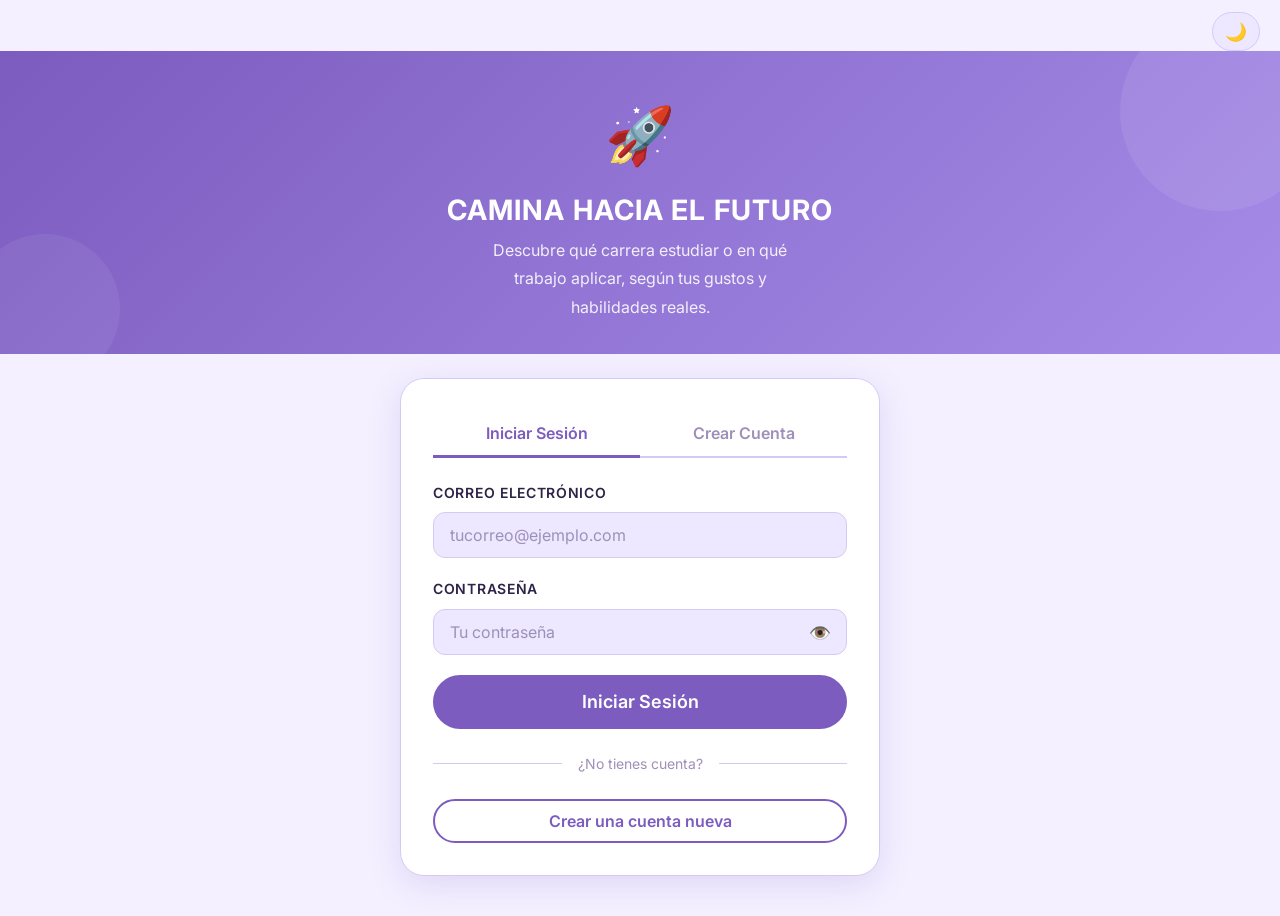
<file: index.html>
<!DOCTYPE html>
<html lang="es">
<head>
  <meta charset="UTF-8">
  <meta name="viewport" content="width=device-width, initial-scale=1.0, viewport-fit=cover">
  <meta name="description" content="Camina hacia el Futuro: descubre qué carrera estudiar o en qué trabajo aplicar según tus gustos y habilidades.">
  <meta name="theme-color" content="#F4F0FF">
  <title>Camina hacia el Futuro — Inicio de Sesión</title>
  <link rel="icon" href="favicon.svg" type="image/svg+xml">
  <link rel="preconnect" href="https://fonts.googleapis.com">
  <link rel="preconnect" href="https://fonts.gstatic.com" crossorigin>
  <link href="https://fonts.googleapis.com/css2?family=Inter:wght@300;400;500;600;700&display=swap" rel="stylesheet">
  <link rel="stylesheet" href="css/variables.css">
  <link rel="stylesheet" href="css/base.css">
  <link rel="stylesheet" href="css/components.css">
  <style>
    /* ---- Layout pantalla login ---- */
    .auth-screen {
      min-height: 100vh;
      display: flex;
      flex-direction: column;
    }

    .auth-hero {
      background: linear-gradient(135deg, var(--color-primary) 0%, var(--color-primary-light) 100%);
      padding: var(--space-10) var(--space-6) var(--space-8);
      text-align: center;
      position: relative;
      overflow: hidden;
    }
    .auth-hero::before {
      content: "";
      position: absolute;
      top: -40px; right: -40px;
      width: 200px; height: 200px;
      border-radius: 50%;
      background: rgba(255,255,255,0.08);
    }
    .auth-hero::after {
      content: "";
      position: absolute;
      bottom: -30px; left: -30px;
      width: 150px; height: 150px;
      border-radius: 50%;
      background: rgba(255,255,255,0.06);
    }
    .hero-emoji {
      font-size: 3.5rem;
      margin-bottom: var(--space-3);
      display: block;
    }
    .hero-title {
      font-size: var(--font-size-2xl);
      font-weight: var(--font-weight-bold);
      color: #fff;
      margin-bottom: var(--space-2);
      text-transform: uppercase;
      letter-spacing: 0.04em;
    }
    .hero-subtitle {
      font-size: var(--font-size-md);
      color: rgba(255,255,255,0.88);
      max-width: 340px;
      margin: 0 auto;
      line-height: var(--line-height-loose);
    }

    .auth-body {
      flex: 1;
      display: flex;
      align-items: flex-start;
      justify-content: center;
      padding: var(--space-6) var(--space-4) var(--space-10);
      background: var(--color-bg);
    }

    .auth-card {
      width: 100%;
      max-width: var(--max-width-form);
      background: var(--color-surface);
      border-radius: var(--radius-xl);
      box-shadow: var(--shadow-lg);
      border: 1px solid var(--color-border);
      padding: var(--space-8);
      animation: fadeInUp 0.45s ease both;
    }

    .auth-header-actions {
      position: absolute;
      top: var(--space-4);
      right: var(--space-4);
      z-index: 10;
    }

    #alert-global {
      margin-bottom: var(--space-4);
      display: none;
    }
    #alert-global.visible { display: flex; }

    /* Password strength bar */
    .pwd-strength {
      height: 4px;
      border-radius: var(--radius-full);
      background: var(--color-border);
      margin-top: var(--space-1);
      overflow: hidden;
    }
    .pwd-strength-bar {
      height: 100%;
      border-radius: var(--radius-full);
      transition: width var(--transition-normal), background var(--transition-normal);
      width: 0%;
    }
    .pwd-strength-label {
      font-size: var(--font-size-xs);
      margin-top: var(--space-1);
      color: var(--color-text-muted);
    }

    /* Theme toggle hero */
    .hero-top-bar {
      position: relative;
      padding: var(--space-3) var(--space-5) 0;
      display: flex;
      justify-content: flex-end;
      background: var(--color-bg);
    }

    @media (max-width: 480px) {
      .auth-card { padding: var(--space-5) var(--space-4); border-radius: var(--radius-lg); }
      .hero-title { font-size: var(--font-size-xl); }
    }
  </style>
</head>
<body>
  <!-- Loading Overlay -->
  <div class="loading-overlay hidden" id="loading-overlay">
    <p class="loading-text">Cargando</p>
    <div class="loading-dots">
      <div class="loading-dot"></div>
      <div class="loading-dot"></div>
      <div class="loading-dot"></div>
    </div>
  </div>

  <main class="auth-screen">
    <!-- Theme toggle -->
    <div class="hero-top-bar">
      <button class="theme-toggle" aria-label="Cambiar tema" title="Cambiar modo claro/oscuro">
        <span class="theme-icon">🌙</span>
        <span class="theme-label visually-hidden">Modo oscuro</span>
      </button>
    </div>

    <!-- Hero -->
    <header class="auth-hero" role="banner">
      <span class="hero-emoji" aria-hidden="true">🚀</span>
      <h1 class="hero-title">Camina hacia el Futuro</h1>
      <p class="hero-subtitle">
        Descubre qué carrera estudiar o en qué trabajo aplicar,
        según tus gustos y habilidades reales.
      </p>
    </header>

    <!-- Formulario -->
    <div class="auth-body">
      <section class="auth-card" aria-label="Formulario de acceso">

        <!-- Alerta global -->
        <div id="alert-global" class="alert" role="alert" aria-live="polite"></div>

        <!-- Tabs -->
        <div class="auth-tabs" role="tablist">
          <button
            class="auth-tab active"
            id="tab-login"
            role="tab"
            aria-selected="true"
            aria-controls="panel-login"
            data-tab="login"
          >
            Iniciar Sesión
          </button>
          <button
            class="auth-tab"
            id="tab-register"
            role="tab"
            aria-selected="false"
            aria-controls="panel-register"
            data-tab="register"
          >
            Crear Cuenta
          </button>
        </div>

        <!-- Panel: Login -->
        <div id="panel-login" role="tabpanel" aria-labelledby="tab-login">
          <form id="form-login" novalidate>
            <div class="form-group">
              <label class="form-label" for="login-email">Correo Electrónico</label>
              <input
                type="email"
                id="login-email"
                class="form-input"
                placeholder="tucorreo@ejemplo.com"
                autocomplete="email"
                required
                aria-required="true"
              >
              <span class="form-error" id="err-login-email">
                ⚠️ Ingresa un correo válido.
              </span>
            </div>

            <div class="form-group">
              <label class="form-label" for="login-password">Contraseña</label>
              <div class="input-wrapper">
                <input
                  type="password"
                  id="login-password"
                  class="form-input"
                  placeholder="Tu contraseña"
                  autocomplete="current-password"
                  required
                  aria-required="true"
                >
                <button type="button" class="input-toggle" aria-label="Mostrar/ocultar contraseña" data-target="login-password">
                  <span>👁️</span>
                </button>
              </div>
              <span class="form-error" id="err-login-password">
                ⚠️ Ingresa tu contraseña.
              </span>
            </div>

            <button type="submit" class="btn btn-primary btn-full btn-lg" id="btn-login">
              Iniciar Sesión
            </button>
          </form>

          <div class="divider"><span>¿No tienes cuenta?</span></div>
          <button
            type="button"
            class="btn btn-outline btn-full"
            id="go-to-register"
          >
            Crear una cuenta nueva
          </button>
        </div>

        <!-- Panel: Registro -->
        <div id="panel-register" role="tabpanel" aria-labelledby="tab-register" class="hidden">
          <form id="form-register" novalidate>
            <div class="form-group">
              <label class="form-label" for="reg-name">Nombre Completo</label>
              <input
                type="text"
                id="reg-name"
                class="form-input"
                placeholder="Tu nombre completo"
                autocomplete="name"
                required
                aria-required="true"
              >
              <span class="form-error" id="err-reg-name">⚠️ Ingresa tu nombre.</span>
            </div>

            <div class="form-group">
              <label class="form-label" for="reg-email">Correo Electrónico</label>
              <input
                type="email"
                id="reg-email"
                class="form-input"
                placeholder="tucorreo@ejemplo.com"
                autocomplete="email"
                required
                aria-required="true"
              >
              <span class="form-error" id="err-reg-email">⚠️ Ingresa un correo válido.</span>
            </div>

            <div style="display:grid; grid-template-columns:1fr 1fr; gap:var(--space-4);">
              <div class="form-group" style="margin-bottom:0;">
                <label class="form-label" for="reg-city">Ciudad</label>
                <input
                  type="text"
                  id="reg-city"
                  class="form-input"
                  placeholder="Bogotá, Medellín..."
                  required
                  aria-required="true"
                >
                <span class="form-error" id="err-reg-city">⚠️ Ingresa tu ciudad.</span>
              </div>
              <div class="form-group" style="margin-bottom:0;">
                <label class="form-label" for="reg-age">Edad</label>
                <input
                  type="number"
                  id="reg-age"
                  class="form-input"
                  placeholder="18"
                  min="14" max="35"
                  required
                  aria-required="true"
                >
                <span class="form-error" id="err-reg-age">⚠️ Edad entre 14 y 35.</span>
              </div>
            </div>

            <div class="form-group mt-4">
              <label class="form-label" for="reg-phone">Teléfono <span style="font-weight:400;font-size:0.75rem;">(Opcional)</span></label>
              <input
                type="tel"
                id="reg-phone"
                class="form-input"
                placeholder="+57 310 123 4567"
                autocomplete="tel"
              >
            </div>

            <div class="form-group">
              <label class="form-label" for="reg-password">Contraseña</label>
              <div class="input-wrapper">
                <input
                  type="password"
                  id="reg-password"
                  class="form-input"
                  placeholder="Mínimo 8 caracteres"
                  autocomplete="new-password"
                  required
                  aria-required="true"
                  aria-describedby="pwd-hint"
                >
                <button type="button" class="input-toggle" aria-label="Mostrar/ocultar contraseña" data-target="reg-password">
                  <span>👁️</span>
                </button>
              </div>
              <div class="pwd-strength" aria-hidden="true">
                <div class="pwd-strength-bar" id="pwd-bar"></div>
              </div>
              <span class="pwd-strength-label" id="pwd-label" aria-live="polite"></span>
              <span class="form-error" id="err-reg-password">⚠️ La contraseña debe tener más de 8 caracteres.</span>
              <span class="form-hint" id="pwd-hint">Usa letras, números y símbolos para una contraseña segura.</span>
            </div>

            <div class="form-group">
              <label class="form-label" for="reg-password2">Confirmar Contraseña</label>
              <div class="input-wrapper">
                <input
                  type="password"
                  id="reg-password2"
                  class="form-input"
                  placeholder="Repite la contraseña"
                  autocomplete="new-password"
                  required
                  aria-required="true"
                >
                <button type="button" class="input-toggle" aria-label="Mostrar/ocultar" data-target="reg-password2">
                  <span>👁️</span>
                </button>
              </div>
              <span class="form-error" id="err-reg-password2">⚠️ Las contraseñas no coinciden.</span>
            </div>

            <button type="submit" class="btn btn-primary btn-full btn-lg" id="btn-register">
              Crear Cuenta
            </button>
          </form>

          <div class="divider"><span>¿Ya tienes cuenta?</span></div>
          <button type="button" class="btn btn-outline btn-full" id="go-to-login">
            Iniciar sesión
          </button>
        </div>

      </section>
    </div>
  </main>

  <!-- Scripts -->
  <script src="js/data.js"></script>
  <script src="js/auth.js"></script>
  <script src="js/quiz.js"></script>
  <script src="js/app.js"></script>
  <script>
    "use strict";
    // ---- Tab switching ----
    const tabBtns   = document.querySelectorAll(".auth-tab");
    const panelLogin    = document.getElementById("panel-login");
    const panelRegister = document.getElementById("panel-register");
    const alertGlobal   = document.getElementById("alert-global");

    function switchTab(target) {
      tabBtns.forEach(b => {
        b.classList.toggle("active", b.dataset.tab === target);
        b.setAttribute("aria-selected", b.dataset.tab === target);
      });
      if (target === "login") {
        panelLogin.classList.remove("hidden");
        panelRegister.classList.add("hidden");
      } else {
        panelLogin.classList.add("hidden");
        panelRegister.classList.remove("hidden");
      }
      hideAlert();
    }

    tabBtns.forEach(b => b.addEventListener("click", () => switchTab(b.dataset.tab)));
    document.getElementById("go-to-register").addEventListener("click", () => switchTab("register"));
    document.getElementById("go-to-login").addEventListener("click",    () => switchTab("login"));

    // ---- Mostrar alerta ----
    function showAlert(msg, type = "error") {
      alertGlobal.className = `alert alert-${type} visible`;
      alertGlobal.innerHTML = `<span>${type === "error" ? "❌" : "✅"}</span><span>${msg}</span>`;
      alertGlobal.scrollIntoView({ behavior: "smooth", block: "center" });
    }
    function hideAlert() {
      alertGlobal.className = "alert";
      alertGlobal.style.display = "none";
    }

    // ---- Password toggle ----
    document.querySelectorAll(".input-toggle").forEach(btn => {
      btn.addEventListener("click", () => {
        const input = document.getElementById(btn.dataset.target);
        if (!input) return;
        input.type = input.type === "password" ? "text" : "password";
        btn.querySelector("span").textContent = input.type === "password" ? "👁️" : "🙈";
      });
    });

    // ---- Fortaleza contraseña ----
    const pwdInput = document.getElementById("reg-password");
    const pwdBar   = document.getElementById("pwd-bar");
    const pwdLabel = document.getElementById("pwd-label");

    pwdInput.addEventListener("input", () => {
      const val = pwdInput.value;
      let score = 0;
      if (val.length >= 8)  score++;
      if (val.length >= 12) score++;
      if (/[A-Z]/.test(val)) score++;
      if (/[0-9]/.test(val)) score++;
      if (/[^A-Za-z0-9]/.test(val)) score++;

      const levels = [
        { w: "0%",   color: "var(--color-border)",   label: "" },
        { w: "25%",  color: "var(--color-danger)",   label: "Muy débil" },
        { w: "50%",  color: "var(--color-accent)",   label: "Débil" },
        { w: "75%",  color: "var(--color-study)",    label: "Buena" },
        { w: "100%", color: "var(--color-success)",  label: "Muy fuerte" },
      ];
      const lvl = levels[Math.min(score, 4)];
      pwdBar.style.width     = val.length === 0 ? "0%" : lvl.w;
      pwdBar.style.background = lvl.color;
      pwdLabel.textContent   = val.length === 0 ? "" : lvl.label;
    });

    // ---- Validaciones inline ----
    function setError(id, show) {
      const el = document.getElementById(id);
      if (el) { el.classList.toggle("visible", show); }
    }
    function setInputError(id, show) {
      const el = document.getElementById(id);
      if (el) { el.classList.toggle("error", show); }
    }

    // ---- LOGIN ----
    document.getElementById("form-login").addEventListener("submit", (e) => {
      e.preventDefault();
      hideAlert();
      const correo     = document.getElementById("login-email").value.trim();
      const contrasena = document.getElementById("login-password").value;

      let hasError = false;
      if (!Auth.validateEmail(correo)) {
        setError("err-login-email", true);
        setInputError("login-email", true);
        hasError = true;
      } else {
        setError("err-login-email", false);
        setInputError("login-email", false);
      }
      if (!contrasena) {
        setError("err-login-password", true);
        setInputError("login-password", true);
        hasError = true;
      } else {
        setError("err-login-password", false);
        setInputError("login-password", false);
      }
      if (hasError) return;

      // Deshabilitar botón para evitar doble envío
      const btnLogin = document.getElementById("btn-login");
      btnLogin.disabled = true;
      btnLogin.textContent = "Verificando...";

      try {
        const result = Auth.login({ correo, contrasena });
        if (result.ok) {
          btnLogin.setAttribute("data-navigating", "true");
          showAlert("¡Bienvenido/a de vuelta, " + result.user.nombre.split(" ")[0] + "! 🎉", "success");
          setTimeout(() => Nav.go("html/eleccion.html"), 900);
        } else {
          showAlert(result.error);
        }
      } catch (err) {
        console.error("[Login] Error inesperado:", err);
        showAlert("Ocurrió un error inesperado. Recarga la página e inténtalo de nuevo.");
      } finally {
        // Restaurar el botón solo si NO se inició una navegación
        if (!btnLogin.getAttribute("data-navigating")) {
          btnLogin.disabled = false;
          btnLogin.textContent = "Iniciar Sesión";
        }
      }
    });

    // ---- REGISTRO ----
    document.getElementById("form-register").addEventListener("submit", (e) => {
      e.preventDefault();
      hideAlert();

      const nombre     = document.getElementById("reg-name").value.trim();
      const correo     = document.getElementById("reg-email").value.trim();
      const ciudad     = document.getElementById("reg-city").value.trim();
      const edad       = document.getElementById("reg-age").value;
      const telefono   = document.getElementById("reg-phone").value.trim();
      const contrasena = document.getElementById("reg-password").value;
      const confirm    = document.getElementById("reg-password2").value;

      let hasError = false;
      const checks = [
        ["reg-name",      "err-reg-name",      nombre.length >= 2],
        ["reg-email",     "err-reg-email",      Auth.validateEmail(correo)],
        ["reg-city",      "err-reg-city",       ciudad.length >= 2],
        ["reg-age",       "err-reg-age",        edad && parseInt(edad) >= 14 && parseInt(edad) <= 35],
        ["reg-password",  "err-reg-password",   Auth.validatePassword(contrasena)],
        ["reg-password2", "err-reg-password2",  contrasena === confirm && confirm.length > 0],
      ];

      checks.forEach(([inputId, errId, valid]) => {
        setError(errId, !valid);
        setInputError(inputId, !valid);
        if (!valid) hasError = true;
      });

      if (hasError) return;

      // Deshabilitar botón para evitar doble envío
      const btnRegister = document.getElementById("btn-register");
      btnRegister.disabled = true;
      btnRegister.textContent = "Creando cuenta...";

      try {
        const result = Auth.register({ nombre, correo, contrasena, ciudad, edad, telefono });
        if (result.ok) {
          btnRegister.setAttribute("data-navigating", "true");
          showAlert("¡Cuenta creada exitosamente! 🎉 Redirigiendo...", "success");
          setTimeout(() => Nav.go("html/eleccion.html"), 1100);
        } else {
          showAlert(result.error);
        }
      } catch (err) {
        console.error("[Registro] Error inesperado:", err);
        showAlert("Ocurrió un error inesperado. Recarga la página e inténtalo de nuevo.");
      } finally {
        // Restaurar el botón solo si NO se inició una navegación
        if (!btnRegister.getAttribute("data-navigating")) {
          btnRegister.disabled = false;
          btnRegister.textContent = "Crear Cuenta";
        }
      }
    });

    // ---- Limpiar errores al escribir ----
    document.querySelectorAll(".form-input").forEach(input => {
      input.addEventListener("input", () => {
        input.classList.remove("error");
      });
    });

    // ---- Redirigir si ya hay sesión (consolidado con DOMContentLoaded de app.js) ----
    // NOTA: app.js ya registra su propio DOMContentLoaded para Theme.init() y Loading.hide().
    // Este bloque corre cuando el DOM ya está listo (el script está al final del body),
    // por lo que se ejecuta directamente sin necesidad de otro listener redundante.
    (function checkExistingSession() {
      try {
        const user = Auth.getCurrentUser();
        if (user) Nav.go("html/eleccion.html", 0);
      } catch (err) {
        console.warn("[Session check] Error al verificar sesión:", err);
      }
    })();
  </script>
</body>
</html>
</file>
<file: css/variables.css>
/* ============================================================
   CAMINA HACIA EL FUTURO — Variables CSS globales
   Sistema de diseño: paleta pastel, modo claro/oscuro, tipografía
   ============================================================ */

:root {
  /* --- Paleta Modo Claro --- */
  --color-bg:            #F4F0FF;       /* lavanda muy suave */
  --color-surface:       #FFFFFF;
  --color-surface-alt:   #EDE8FF;
  --color-border:        #D4CBF5;
  --color-shadow:        rgba(120, 100, 200, 0.10);

  --color-primary:       #7C5CBF;       /* violeta medio */
  --color-primary-light: #A68CE8;
  --color-primary-dark:  #5A3D99;

  --color-study:         #5BA8F5;       /* azul suave — botón Estudio */
  --color-study-dark:    #3A7FCC;
  --color-study-light:   #D6EAFF;

  --color-work:          #5DBF8A;       /* verde suave — botón Trabajo */
  --color-work-dark:     #3A9966;
  --color-work-light:    #D4F5E5;

  --color-accent:        #F5A623;       /* ámbar — acentos positivos */
  --color-danger:        #E57373;       /* rojo suave — errores */
  --color-danger-light:  #FFEBEB;
  --color-success:       #66BB6A;
  --color-success-light: #E8F5E9;

  --color-text-primary:  #2D2347;
  --color-text-secondary:#6B5E8A;
  --color-text-muted:    #9E90B8;
  --color-text-inverse:  #FFFFFF;

  /* --- Tipografía --- */
  --font-family:   'Inter', 'Segoe UI', sans-serif;
  --font-size-xs:  0.75rem;
  --font-size-sm:  0.875rem;
  --font-size-md:  1rem;
  --font-size-lg:  1.125rem;
  --font-size-xl:  1.375rem;
  --font-size-2xl: 1.75rem;
  --font-size-3xl: 2.25rem;

  --font-weight-normal:  400;
  --font-weight-medium:  500;
  --font-weight-semibold:600;
  --font-weight-bold:    700;

  --line-height-tight:  1.25;
  --line-height-normal: 1.6;
  --line-height-loose:  1.8;

  /* --- Espaciado --- */
  --space-1:  0.25rem;
  --space-2:  0.5rem;
  --space-3:  0.75rem;
  --space-4:  1rem;
  --space-5:  1.25rem;
  --space-6:  1.5rem;
  --space-8:  2rem;
  --space-10: 2.5rem;
  --space-12: 3rem;
  --space-16: 4rem;

  /* --- Bordes --- */
  --radius-sm:  6px;
  --radius-md:  12px;
  --radius-lg:  18px;
  --radius-xl:  24px;
  --radius-full:9999px;

  /* --- Sombras --- */
  --shadow-sm: 0 1px 4px rgba(120,100,200,0.08);
  --shadow-md: 0 4px 16px rgba(120,100,200,0.13);
  --shadow-lg: 0 8px 32px rgba(120,100,200,0.18);

  /* --- Transiciones --- */
  --transition-fast:   150ms ease;
  --transition-normal: 250ms ease;
  --transition-slow:   400ms ease;

  /* --- Layout --- */
  --max-width-form: 480px;
  --max-width-quiz: 760px;
  --max-width-page: 1100px;
  --header-height:  64px;
}

/* ============================================================
   MODO OSCURO — tonos pastel apagados, nunca negros puros
   ============================================================ */
[data-theme="dark"] {
  --color-bg:            #1E1A2E;
  --color-surface:       #2A2440;
  --color-surface-alt:   #332D50;
  --color-border:        #4A4070;
  --color-shadow:        rgba(0,0,0,0.35);

  --color-primary:       #A68CE8;
  --color-primary-light: #C4ADFF;
  --color-primary-dark:  #7C5CBF;

  --color-study:         #7FC2FF;
  --color-study-dark:    #5BA8F5;
  --color-study-light:   #1A2E42;

  --color-work:          #7DDBA8;
  --color-work-dark:     #5DBF8A;
  --color-work-light:    #1A2E28;

  --color-accent:        #FFD080;
  --color-danger:        #F08080;
  --color-danger-light:  #3D1A1A;
  --color-success:       #88D68B;
  --color-success-light: #1A2E1C;

  --color-text-primary:  #EDE8FF;
  --color-text-secondary:#B8ADDC;
  --color-text-muted:    #7A6F9A;
  --color-text-inverse:  #1E1A2E;

  --shadow-sm: 0 1px 4px rgba(0,0,0,0.25);
  --shadow-md: 0 4px 16px rgba(0,0,0,0.35);
  --shadow-lg: 0 8px 32px rgba(0,0,0,0.45);
}
</file>
<file: css/base.css>
/* ============================================================
   CAMINA HACIA EL FUTURO — Estilos base y reset
   ============================================================ */

*, *::before, *::after {
  box-sizing: border-box;
  margin: 0;
  padding: 0;
}

html {
  font-size: 16px;
  scroll-behavior: smooth;
  -webkit-text-size-adjust: 100%;
}

body {
  font-family: var(--font-family);
  font-size: var(--font-size-md);
  font-weight: var(--font-weight-normal);
  line-height: var(--line-height-normal);
  color: var(--color-text-primary);
  background-color: var(--color-bg);
  min-height: 100vh;
  transition: background-color var(--transition-normal), color var(--transition-normal);
  -webkit-font-smoothing: antialiased;
}

/* --- Headings --- */
h1, h2, h3, h4, h5, h6 {
  font-weight: var(--font-weight-bold);
  line-height: var(--line-height-tight);
  color: var(--color-text-primary);
}

h1 { font-size: var(--font-size-3xl); }
h2 { font-size: var(--font-size-2xl); }
h3 { font-size: var(--font-size-xl); }
h4 { font-size: var(--font-size-lg); }

p { color: var(--color-text-secondary); line-height: var(--line-height-loose); }

a {
  color: var(--color-primary);
  text-decoration: none;
  transition: color var(--transition-fast);
}
a:hover { color: var(--color-primary-dark); text-decoration: underline; }

ul, ol { list-style: none; }

img, svg { display: block; max-width: 100%; }

button {
  font-family: var(--font-family);
  cursor: pointer;
  border: none;
  outline: none;
}

input, select, textarea {
  font-family: var(--font-family);
  font-size: var(--font-size-md);
}

/* --- Focus visible para accesibilidad --- */
:focus-visible {
  outline: 2px solid var(--color-primary);
  outline-offset: 3px;
  border-radius: var(--radius-sm);
}

/* --- Scrollbar suave --- */
::-webkit-scrollbar { width: 7px; }
::-webkit-scrollbar-track { background: var(--color-bg); }
::-webkit-scrollbar-thumb {
  background: var(--color-border);
  border-radius: var(--radius-full);
}
::-webkit-scrollbar-thumb:hover { background: var(--color-primary-light); }

/* --- Selección de texto --- */
::selection {
  background: var(--color-primary-light);
  color: var(--color-text-inverse);
}

/* ---- Utilidades globales ---- */
.visually-hidden {
  position: absolute;
  width: 1px; height: 1px;
  overflow: hidden;
  clip: rect(0,0,0,0);
  white-space: nowrap;
}

.text-center  { text-align: center; }
.text-primary { color: var(--color-text-primary) !important; }
.text-muted   { color: var(--color-text-muted) !important; }
.text-bold    { font-weight: var(--font-weight-bold); }
.text-upper   { text-transform: uppercase; letter-spacing: 0.06em; }

.flex { display: flex; }
.flex-col { flex-direction: column; }
.items-center { align-items: center; }
.justify-center { justify-content: center; }
.justify-between { justify-content: space-between; }
.gap-2 { gap: var(--space-2); }
.gap-4 { gap: var(--space-4); }
.gap-6 { gap: var(--space-6); }

.mt-2 { margin-top: var(--space-2); }
.mt-4 { margin-top: var(--space-4); }
.mt-6 { margin-top: var(--space-6); }
.mt-8 { margin-top: var(--space-8); }
.mb-4 { margin-bottom: var(--space-4); }
.mb-6 { margin-bottom: var(--space-6); }
.mb-8 { margin-bottom: var(--space-8); }

.hidden { display: none !important; }
.block  { display: block !important; }
</file>
<file: css/components.css>
/* ============================================================
   CAMINA HACIA EL FUTURO — Componentes reutilizables
   ============================================================ */

/* ==================== TARJETA / CARD ======================= */
.card {
  background: var(--color-surface);
  border: 1px solid var(--color-border);
  border-radius: var(--radius-lg);
  box-shadow: var(--shadow-md);
  padding: var(--space-8);
  transition: box-shadow var(--transition-normal),
              background-color var(--transition-normal),
              border-color var(--transition-normal);
}

.card-sm { padding: var(--space-6); border-radius: var(--radius-md); }
.card-lg { padding: var(--space-10); border-radius: var(--radius-xl); }

/* ===================== BOTONES ============================= */
.btn {
  display: inline-flex;
  align-items: center;
  justify-content: center;
  gap: var(--space-2);
  padding: var(--space-3) var(--space-6);
  border-radius: var(--radius-full);
  font-size: var(--font-size-md);
  font-weight: var(--font-weight-semibold);
  line-height: 1;
  transition: all var(--transition-fast);
  cursor: pointer;
  border: 2px solid transparent;
  white-space: nowrap;
  user-select: none;
  -webkit-tap-highlight-color: transparent;
}

.btn:active { transform: scale(0.97); }
.btn:disabled {
  opacity: 0.45;
  cursor: not-allowed;
  pointer-events: none;
}

/* Botón Principal */
.btn-primary {
  background: var(--color-primary);
  color: var(--color-text-inverse);
  border-color: var(--color-primary);
}
.btn-primary:hover {
  background: var(--color-primary-dark);
  border-color: var(--color-primary-dark);
  box-shadow: 0 4px 14px rgba(124,92,191,0.38);
  transform: translateY(-1px);
}

/* Botón Outline */
.btn-outline {
  background: transparent;
  color: var(--color-primary);
  border-color: var(--color-primary);
}
.btn-outline:hover {
  background: var(--color-surface-alt);
  box-shadow: var(--shadow-sm);
}

/* Botón Ghost */
.btn-ghost {
  background: transparent;
  color: var(--color-text-secondary);
  border-color: transparent;
}
.btn-ghost:hover {
  background: var(--color-surface-alt);
  color: var(--color-text-primary);
}

/* Botón ESTUDIO */
.btn-study {
  background: var(--color-study);
  color: #fff;
  border-color: var(--color-study);
  font-weight: var(--font-weight-bold);
  font-size: var(--font-size-lg);
  padding: var(--space-4) var(--space-10);
  letter-spacing: 0.04em;
}
.btn-study:hover, .btn-study.active {
  background: var(--color-study-dark);
  border-color: var(--color-study-dark);
  box-shadow: 0 6px 20px rgba(91,168,245,0.40);
  transform: translateY(-2px);
}
.btn-study.selected {
  background: var(--color-study-dark);
  border-color: var(--color-study-dark);
  box-shadow: 0 0 0 4px rgba(91,168,245,0.22);
}

/* Botón TRABAJO */
.btn-work {
  background: var(--color-work);
  color: #fff;
  border-color: var(--color-work);
  font-weight: var(--font-weight-bold);
  font-size: var(--font-size-lg);
  padding: var(--space-4) var(--space-10);
  letter-spacing: 0.04em;
}
.btn-work:hover, .btn-work.active {
  background: var(--color-work-dark);
  border-color: var(--color-work-dark);
  box-shadow: 0 6px 20px rgba(93,191,138,0.40);
  transform: translateY(-2px);
}
.btn-work.selected {
  background: var(--color-work-dark);
  border-color: var(--color-work-dark);
  box-shadow: 0 0 0 4px rgba(93,191,138,0.22);
}

/* Botón full-width */
.btn-full { width: 100%; }

/* Botón PELIGRO */
.btn-danger {
  background: var(--color-danger);
  color: #fff;
  border-color: var(--color-danger);
}
.btn-danger:hover {
  background: #c62828;
  border-color: #c62828;
}

/* Tamaños */
.btn-sm { padding: var(--space-2) var(--space-4); font-size: var(--font-size-sm); }
.btn-lg { padding: var(--space-4) var(--space-8); font-size: var(--font-size-lg); }

/* ==================== INPUTS / FORMULARIOS ================= */
.form-group {
  display: flex;
  flex-direction: column;
  gap: var(--space-2);
  margin-bottom: var(--space-5);
}

.form-label {
  font-size: var(--font-size-sm);
  font-weight: var(--font-weight-semibold);
  color: var(--color-text-primary);
  text-transform: uppercase;
  letter-spacing: 0.05em;
}

.form-input, .form-select {
  width: 100%;
  padding: var(--space-3) var(--space-4);
  background: var(--color-surface-alt);
  border: 1.5px solid var(--color-border);
  border-radius: var(--radius-md);
  color: var(--color-text-primary);
  font-size: var(--font-size-md);
  transition: border-color var(--transition-fast),
              box-shadow var(--transition-fast),
              background-color var(--transition-normal);
}

.form-input::placeholder { color: var(--color-text-muted); }

.form-input:focus, .form-select:focus {
  outline: none;
  border-color: var(--color-primary);
  box-shadow: 0 0 0 3px rgba(124,92,191,0.15);
  background: var(--color-surface);
}

.form-input.error { border-color: var(--color-danger); }
.form-input.error:focus { box-shadow: 0 0 0 3px rgba(229,115,115,0.18); }

.form-hint {
  font-size: var(--font-size-xs);
  color: var(--color-text-muted);
}

.form-error {
  font-size: var(--font-size-xs);
  color: var(--color-danger);
  font-weight: var(--font-weight-medium);
  display: none;
  align-items: center;
  gap: var(--space-1);
}
.form-error.visible { display: flex; }

/* Password toggle */
.input-wrapper { position: relative; }
.input-wrapper .form-input { padding-right: 48px; }
.input-toggle {
  position: absolute;
  right: var(--space-3);
  top: 50%;
  transform: translateY(-50%);
  background: none;
  border: none;
  color: var(--color-text-muted);
  cursor: pointer;
  padding: var(--space-1);
  display: flex;
  align-items: center;
  font-size: 1.1rem;
  transition: color var(--transition-fast);
}
.input-toggle:hover { color: var(--color-primary); }

/* ==================== ALERTA / MENSAJE ==================== */
.alert {
  padding: var(--space-3) var(--space-4);
  border-radius: var(--radius-md);
  font-size: var(--font-size-sm);
  font-weight: var(--font-weight-medium);
  display: flex;
  align-items: flex-start;
  gap: var(--space-2);
  line-height: var(--line-height-normal);
}
.alert-error {
  background: var(--color-danger-light);
  color: var(--color-danger);
  border: 1px solid var(--color-danger);
}
.alert-success {
  background: var(--color-success-light);
  color: var(--color-success);
  border: 1px solid var(--color-success);
}
.alert-info {
  background: var(--color-study-light);
  color: var(--color-study-dark);
  border: 1px solid var(--color-study);
}

/* ==================== PROGRESO ============================= */
.progress-bar-wrapper {
  width: 100%;
  background: var(--color-surface-alt);
  border-radius: var(--radius-full);
  height: 8px;
  overflow: hidden;
}

.progress-bar {
  height: 100%;
  background: linear-gradient(90deg, var(--color-primary-light), var(--color-primary));
  border-radius: var(--radius-full);
  transition: width var(--transition-slow);
  min-width: 2%;
}

.progress-label {
  display: flex;
  justify-content: space-between;
  font-size: var(--font-size-xs);
  color: var(--color-text-muted);
  margin-bottom: var(--space-2);
}

/* ==================== OPCIÓN DE RESPUESTA ================= */
.option-card {
  display: flex;
  align-items: flex-start;
  gap: var(--space-3);
  padding: var(--space-4);
  background: var(--color-surface);
  border: 2px solid var(--color-border);
  border-radius: var(--radius-md);
  cursor: pointer;
  transition: all var(--transition-fast);
  user-select: none;
  -webkit-tap-highlight-color: transparent;
}

.option-card:hover {
  border-color: var(--color-primary-light);
  background: var(--color-surface-alt);
  box-shadow: var(--shadow-sm);
}

.option-card.selected {
  border-color: var(--color-primary);
  background: var(--color-surface-alt);
  box-shadow: 0 0 0 3px rgba(124,92,191,0.12);
}

.option-card.correct {
  border-color: var(--color-success);
  background: var(--color-success-light);
}
.option-card.incorrect {
  border-color: var(--color-danger);
  background: var(--color-danger-light);
}

.option-indicator {
  width: 22px;
  height: 22px;
  border-radius: var(--radius-full);
  border: 2px solid var(--color-border);
  flex-shrink: 0;
  transition: all var(--transition-fast);
  display: flex;
  align-items: center;
  justify-content: center;
  margin-top: 1px;
}

.option-card.selected .option-indicator {
  background: var(--color-primary);
  border-color: var(--color-primary);
}

.option-card.selected .option-indicator::after {
  content: '';
  width: 8px;
  height: 8px;
  background: white;
  border-radius: 50%;
}

.option-text {
  font-size: var(--font-size-md);
  color: var(--color-text-primary);
  line-height: var(--line-height-normal);
}

/* ==================== LOADING STATE ======================= */
.loading-overlay {
  position: fixed;
  inset: 0;
  background: var(--color-bg);
  display: flex;
  flex-direction: column;
  align-items: center;
  justify-content: center;
  z-index: 9999;
  opacity: 1;
  transition: opacity var(--transition-slow);
}
.loading-overlay.fade-out { opacity: 0; pointer-events: none; }

.loading-text {
  font-size: var(--font-size-xl);
  font-weight: var(--font-weight-semibold);
  color: var(--color-text-primary);
  margin-bottom: var(--space-6);
  letter-spacing: 0.02em;
}

.loading-dots {
  display: flex;
  gap: var(--space-2);
}

.loading-dot {
  width: 10px;
  height: 10px;
  border-radius: var(--radius-full);
  background: var(--color-primary-light);
  animation: dotBounce 1.4s infinite ease-in-out both;
}
.loading-dot:nth-child(1) { animation-delay: -0.32s; }
.loading-dot:nth-child(2) { animation-delay: -0.16s; }
.loading-dot:nth-child(3) { animation-delay: 0s; }

@keyframes dotBounce {
  0%, 80%, 100% { transform: scale(0.8); opacity: 0.5; }
  40%            { transform: scale(1.2); opacity: 1; }
}

/* ==================== BADGE / CHIP ======================== */
.badge {
  display: inline-flex;
  align-items: center;
  gap: var(--space-1);
  padding: var(--space-1) var(--space-3);
  border-radius: var(--radius-full);
  font-size: var(--font-size-xs);
  font-weight: var(--font-weight-semibold);
  text-transform: uppercase;
  letter-spacing: 0.06em;
}
.badge-study  { background: var(--color-study-light); color: var(--color-study-dark); }
.badge-work   { background: var(--color-work-light);  color: var(--color-work-dark); }
.badge-score  { background: var(--color-primary-light); color: var(--color-primary-dark); }
.badge-pass   { background: var(--color-success-light); color: var(--color-success); }
.badge-fail   { background: var(--color-danger-light);  color: var(--color-danger); }

/* ==================== MODO OSCURO TOGGLE ================= */
.theme-toggle {
  background: var(--color-surface-alt);
  border: 1.5px solid var(--color-border);
  border-radius: var(--radius-full);
  padding: var(--space-2) var(--space-3);
  color: var(--color-text-secondary);
  font-size: 1.1rem;
  cursor: pointer;
  transition: all var(--transition-fast);
  display: flex;
  align-items: center;
  gap: var(--space-2);
}
.theme-toggle:hover {
  border-color: var(--color-primary);
  color: var(--color-primary);
}

/* ==================== SEPARADOR =========================== */
.divider {
  display: flex;
  align-items: center;
  gap: var(--space-4);
  color: var(--color-text-muted);
  font-size: var(--font-size-sm);
  margin: var(--space-6) 0;
}
.divider::before, .divider::after {
  content: '';
  flex: 1;
  height: 1px;
  background: var(--color-border);
}

/* ==================== TOOLTIP ============================= */
.tooltip-wrapper { position: relative; display: inline-block; }
.tooltip {
  position: absolute;
  bottom: calc(100% + 6px);
  left: 50%;
  transform: translateX(-50%);
  background: var(--color-text-primary);
  color: var(--color-text-inverse);
  font-size: var(--font-size-xs);
  padding: var(--space-2) var(--space-3);
  border-radius: var(--radius-sm);
  white-space: nowrap;
  pointer-events: none;
  opacity: 0;
  transition: opacity var(--transition-fast);
  z-index: 100;
}
.tooltip-wrapper:hover .tooltip { opacity: 1; }

/* ==================== ANIMACIONES ========================= */
@keyframes fadeInUp {
  from { opacity: 0; transform: translateY(16px); }
  to   { opacity: 1; transform: translateY(0); }
}

@keyframes fadeIn {
  from { opacity: 0; }
  to   { opacity: 1; }
}

@keyframes slideIn {
  from { opacity: 0; transform: translateX(-12px); }
  to   { opacity: 1; transform: translateX(0); }
}

.animate-fade-in-up { animation: fadeInUp 0.4s ease both; }
.animate-fade-in    { animation: fadeIn 0.35s ease both; }
.animate-slide-in   { animation: slideIn 0.35s ease both; }

/* Delays */
.delay-1 { animation-delay: 0.1s; }
.delay-2 { animation-delay: 0.2s; }
.delay-3 { animation-delay: 0.3s; }
.delay-4 { animation-delay: 0.4s; }

/* ==================== VALIDACIÓN PREGUNTA ================= */
.question-error {
  display: none;
  align-items: center;
  gap: var(--space-2);
  padding: var(--space-2) var(--space-3);
  background: var(--color-danger-light);
  border: 1px solid var(--color-danger);
  border-radius: var(--radius-sm);
  color: var(--color-danger);
  font-size: var(--font-size-sm);
  font-weight: var(--font-weight-medium);
  margin-top: var(--space-2);
  animation: fadeIn 0.2s ease;
}
.question-error.visible { display: flex; }

/* ==================== SCROLL PERSONALIZADO ================ */
.scroll-container {
  overflow-y: auto;
  max-height: calc(100vh - 200px);
  padding-right: var(--space-2);
}

/* ==================== RESULTADO CARD ====================== */
.result-metric {
  text-align: center;
  padding: var(--space-6);
  background: var(--color-surface-alt);
  border-radius: var(--radius-lg);
  border: 1px solid var(--color-border);
}

.result-metric .metric-value {
  font-size: var(--font-size-3xl);
  font-weight: var(--font-weight-bold);
  color: var(--color-primary);
  line-height: 1;
}
.result-metric .metric-label {
  font-size: var(--font-size-sm);
  color: var(--color-text-muted);
  margin-top: var(--space-2);
  text-transform: uppercase;
  letter-spacing: 0.05em;
}

/* ==================== UNIVERSIDADES / EMPRESAS ============ */
.location-card {
  display: flex;
  flex-direction: column;
  gap: var(--space-2);
  padding: var(--space-4);
  background: var(--color-surface);
  border: 1.5px solid var(--color-border);
  border-radius: var(--radius-md);
  transition: box-shadow var(--transition-fast), border-color var(--transition-fast);
}
.location-card:hover {
  border-color: var(--color-primary-light);
  box-shadow: var(--shadow-sm);
}
.location-card .location-name {
  font-weight: var(--font-weight-semibold);
  color: var(--color-text-primary);
}
.location-card .location-address {
  font-size: var(--font-size-sm);
  color: var(--color-text-muted);
  display: flex;
  align-items: center;
  gap: var(--space-2);
}
.location-card .location-type {
  font-size: var(--font-size-xs);
}

/* ==================== CIRCULO SCORE ======================= */
.score-circle {
  width: 140px;
  height: 140px;
  border-radius: 50%;
  display: flex;
  align-items: center;
  justify-content: center;
  flex-direction: column;
  border: 6px solid var(--color-primary-light);
  margin: 0 auto;
  position: relative;
  background: var(--color-surface);
}
.score-circle .score-pct {
  font-size: var(--font-size-2xl);
  font-weight: var(--font-weight-bold);
  color: var(--color-primary);
  line-height: 1;
}
.score-circle .score-label {
  font-size: var(--font-size-xs);
  color: var(--color-text-muted);
  text-transform: uppercase;
}

/* ==================== HEADER FIJO ========================= */
.app-header {
  position: fixed;
  top: 0;
  left: 0;
  right: 0;
  height: var(--header-height);
  background: var(--color-surface);
  border-bottom: 1px solid var(--color-border);
  display: flex;
  align-items: center;
  justify-content: space-between;
  padding: 0 var(--space-6);
  z-index: 200;
  backdrop-filter: blur(8px);
  box-shadow: var(--shadow-sm);
  transition: background-color var(--transition-normal);
}

.app-header .logo {
  display: flex;
  align-items: center;
  gap: var(--space-3);
  text-decoration: none;
}
.app-header .logo-icon {
  font-size: 1.5rem;
}
.app-header .logo-text {
  font-size: var(--font-size-md);
  font-weight: var(--font-weight-bold);
  color: var(--color-text-primary);
}
.app-header .logo-text span {
  color: var(--color-primary);
}

.header-actions {
  display: flex;
  align-items: center;
  gap: var(--space-3);
}

.main-content {
  padding-top: var(--header-height);
  min-height: 100vh;
}

/* ==================== TABS DE AUTENTICACIÓN =============== */
.auth-tabs {
  display: flex;
  border-bottom: 2px solid var(--color-border);
  margin-bottom: var(--space-6);
}
.auth-tab {
  flex: 1;
  padding: var(--space-3) var(--space-4);
  text-align: center;
  font-weight: var(--font-weight-semibold);
  color: var(--color-text-muted);
  cursor: pointer;
  border-bottom: 3px solid transparent;
  margin-bottom: -2px;
  transition: all var(--transition-fast);
  background: none;
  border-left: none;
  border-right: none;
  border-top: none;
  font-size: var(--font-size-md);
}
.auth-tab.active {
  color: var(--color-primary);
  border-bottom-color: var(--color-primary);
}
.auth-tab:hover:not(.active) {
  color: var(--color-text-primary);
  background: var(--color-surface-alt);
}

/* ==================== STEPPER ============================ */
.stepper {
  display: flex;
  align-items: center;
  justify-content: center;
  gap: 0;
  margin-bottom: var(--space-8);
}
.step-item {
  display: flex;
  flex-direction: column;
  align-items: center;
  gap: var(--space-2);
  position: relative;
}
.step-circle {
  width: 32px;
  height: 32px;
  border-radius: 50%;
  border: 2px solid var(--color-border);
  background: var(--color-surface);
  color: var(--color-text-muted);
  font-size: var(--font-size-sm);
  font-weight: var(--font-weight-bold);
  display: flex;
  align-items: center;
  justify-content: center;
  transition: all var(--transition-normal);
  z-index: 1;
}
.step-item.active .step-circle {
  border-color: var(--color-primary);
  background: var(--color-primary);
  color: white;
}
.step-item.done .step-circle {
  border-color: var(--color-success);
  background: var(--color-success);
  color: white;
}
.step-label {
  font-size: var(--font-size-xs);
  color: var(--color-text-muted);
  white-space: nowrap;
}
.step-item.active .step-label { color: var(--color-primary); font-weight: var(--font-weight-semibold); }
.step-item.done  .step-label  { color: var(--color-success); }

.step-connector {
  height: 2px;
  width: 60px;
  background: var(--color-border);
  flex-shrink: 0;
  margin-top: -18px;
  transition: background var(--transition-normal);
}
.step-connector.done { background: var(--color-success); }

/* ==================== RESPONSIVE BASE ==================== */
@media (max-width: 640px) {
  .card { padding: var(--space-5); }
  .card-lg { padding: var(--space-6); }
  h1 { font-size: var(--font-size-2xl); }
  h2 { font-size: var(--font-size-xl); }
  .btn-study, .btn-work {
    padding: var(--space-3) var(--space-6);
    font-size: var(--font-size-md);
  }
  .app-header { padding: 0 var(--space-4); }
  .app-header .logo { min-width: 0; flex-shrink: 1; overflow: hidden; }
  .app-header .logo-text {
    font-size: var(--font-size-sm);
    white-space: nowrap;
    overflow: hidden;
    text-overflow: ellipsis;
    max-width: 140px;
  }
  .header-actions { gap: var(--space-2); flex-shrink: 0; }
  /* En pantallas <380px ocultar el texto del logo para ganar espacio */
  @media (max-width: 380px) {
    .app-header .logo-text { display: none; }
  }
  .stepper { gap: 0; }
  .step-connector { width: 30px; }
  .score-circle { width: 120px; height: 120px; }
}
</file>
